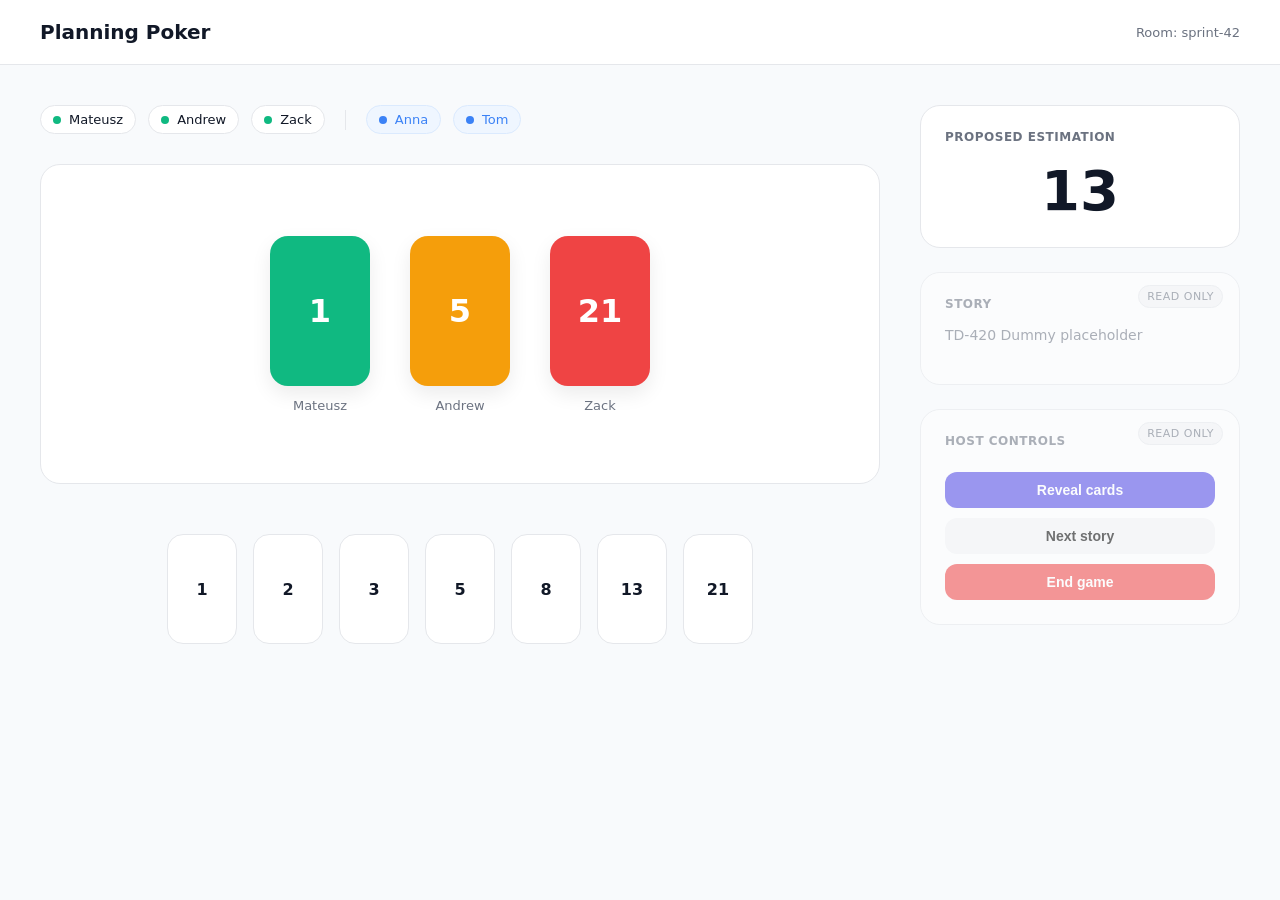
<file: src/main/resources/public/game-origin-template.html>
<!doctype html>
<html lang="pl">
<head>
    <meta charset="utf-8" />
    <meta name="viewport" content="width=device-width, initial-scale=1" />
    <title>Yappa – Planning Poker</title>

    <style>
        :root {
          --bg: #f8fafc;
          --panel: #ffffff;
          --border: #e5e7eb;
          --text: #111827;
          --muted: #6b7280;
          --primary: #4f46e5;
          --green: #10b981;
          --orange: #f59e0b;
          --red: #ef4444;
          --viewer: #3b82f6;
          --viewer-bg: #eff6ff;
        }

        * { box-sizing: border-box; }

        body {
          margin: 0;
          font-family: system-ui, -apple-system, Segoe UI, Roboto, sans-serif;
          background: var(--bg);
          color: var(--text);
        }

        /* HEADER */

        header {
          background: white;
          border-bottom: 1px solid var(--border);
          padding: 20px 40px;
          display: flex;
          justify-content: space-between;
          align-items: center;
        }

        header h1 {
          margin: 0;
          font-size: 20px;
          font-weight: 600;
        }

        .room-id {
          font-size: 13px;
          color: var(--muted);
        }

        /* LAYOUT */

        .layout {
          display: grid;
          grid-template-columns: 1fr 320px;
          gap: 40px;
          padding: 40px;
        }

        /* USERS BAR (one line) */

        .users-bar {
          display: flex;
          flex-wrap: wrap;
          align-items: center;
          gap: 12px;
          margin-bottom: 30px;
        }

        .user-badge {
          display: flex;
          align-items: center;
          gap: 8px;
          background: white;
          padding: 6px 12px;
          border-radius: 999px;
          border: 1px solid var(--border);
          font-size: 13px;
        }

        .user-dot {
          width: 8px;
          height: 8px;
          border-radius: 50%;
          background: var(--green);
        }

        .viewer-badge {
          display: flex;
          align-items: center;
          gap: 8px;
          background: var(--viewer-bg);
          padding: 6px 12px;
          border-radius: 999px;
          border: 1px solid #dbeafe;
          font-size: 13px;
          color: var(--viewer);
        }

        .viewer-dot {
          width: 8px;
          height: 8px;
          border-radius: 50%;
          background: var(--viewer);
        }

        .separator {
          width: 1px;
          height: 20px;
          background: var(--border);
          margin: 0 8px;
        }

        /* VOTE AREA */

        .vote-area {
          background: white;
          border-radius: 20px;
          border: 1px solid var(--border);
          padding: 50px;
          min-height: 320px;
          display: flex;
          justify-content: center;
          align-items: center;
        }

        .cards {
          display: flex;
          gap: 40px;
          align-items: flex-start;
        }

        .card-group {
          display: flex;
          flex-direction: column;
          align-items: center;
          gap: 12px;
        }

        .card {
          width: 100px;
          height: 150px;
          border-radius: 18px;
          display: flex;
          justify-content: center;
          align-items: center;
          font-size: 32px;
          font-weight: 700;
          color: white;
          box-shadow: 0 8px 20px rgba(0,0,0,0.08);
        }

        .card.green { background: var(--green); }
        .card.orange { background: var(--orange); }
        .card.red { background: var(--red); }

        .card-users {
          display: flex;
          flex-direction: column;
          gap: 4px;
          font-size: 13px;
          color: var(--muted);
          text-align: center;
        }

        /* DECK */

        .deck {
          margin-top: 50px;
          display: flex;
          gap: 16px;
          justify-content: center;
        }

        .deck-card {
          width: 70px;
          height: 110px;
          border-radius: 16px;
          border: 1px solid var(--border);
          background: white;
          display: flex;
          justify-content: center;
          align-items: center;
          font-weight: 600;
          cursor: pointer;
          transition: all 0.2s ease;
        }

        .deck-card:hover {
          border-color: var(--primary);
          transform: translateY(-4px);
          box-shadow: 0 6px 14px rgba(79,70,229,0.2);
        }

        /* SIDEBAR */

        .sidebar {
          display: flex;
          flex-direction: column;
          gap: 24px;
        }

        .panel {
          background: white;
          border: 1px solid var(--border);
          border-radius: 20px;
          padding: 24px;
        }

        .panel h3 {
          margin: 0 0 14px 0;
          font-size: 12px;
          text-transform: uppercase;
          letter-spacing: 0.5px;
          color: var(--muted);
        }

        .proposed {
          font-size: 56px;
          font-weight: 700;
          text-align: center;
        }

        /* BUTTONS */

        .button {
          width: 100%;
          padding: 10px;
          border-radius: 12px;
          border: none;
          font-weight: 600;
          cursor: pointer;
          margin-top: 10px;
          font-size: 14px;
        }

        .button.primary { background: var(--primary); color: white; }
        .button.secondary { background: #f3f4f6; }
        .button.danger { background: var(--red); color: white; }

        /* RESPONSIVE */

        @media (max-width: 1000px) {
          .layout {
            grid-template-columns: 1fr;
          }
        }
        /* DISABLED SECTION */

.disabled-section {
  position: relative;
  opacity: 0.55;
}

.disabled-section::after {
  content: "Read only";
  position: absolute;
  top: 12px;
  right: 16px;
  font-size: 11px;
  text-transform: uppercase;
  letter-spacing: 0.5px;
  color: var(--muted);
  background: #f3f4f6;
  padding: 4px 8px;
  border-radius: 999px;
  border: 1px solid var(--border);
}
.disabled-section button {
  pointer-events: none;
}
 /* TOOLTIP */

.custom-tooltip {
  position: fixed;
  background: #111827;
  color: white;
  font-size: 12px;
  padding: 6px 10px;
  border-radius: 6px;
  pointer-events: none;
  white-space: nowrap;
  z-index: 9999;
  opacity: 0;
  transition: opacity 0.15s ease;
}

.custom-tooltip.visible {
  opacity: 1;
}
    </style>
    <script>
        console.log("kurwa tooltip code")
        document.addEventListener("DOMContentLoaded", () => {

          const tooltip = document.createElement("div");
          tooltip.className = "custom-tooltip";
          tooltip.textContent = "Not Implemented yet";
          document.body.appendChild(tooltip);

          const disabledSections = document.querySelectorAll(".disabled-section");

          disabledSections.forEach(section => {

            section.addEventListener("mouseenter", () => {
              tooltip.classList.add("visible");
            });

            section.addEventListener("mouseleave", () => {
              tooltip.classList.remove("visible");
            });

            section.addEventListener("mousemove", (e) => {
              tooltip.style.left = e.clientX + 12 + "px";
              tooltip.style.top = e.clientY + 12 + "px";
            });

          });

        });
    </script>
</head>

<body>

<header>
    <h1>Planning Poker</h1>
    <div class="room-id">Room: sprint-42</div>
</header>

<div class="layout">

    <div>

        <!-- ONE-LINE USERS BAR -->
        <div class="users-bar">

            <div class="user-badge">
                <div class="user-dot"></div> Mateusz
            </div>

            <div class="user-badge">
                <div class="user-dot"></div> Andrew
            </div>

            <div class="user-badge">
                <div class="user-dot"></div> Zack
            </div>

            <div class="separator"></div>

            <div class="viewer-badge">
                <div class="viewer-dot"></div> Anna
            </div>

            <div class="viewer-badge">
                <div class="viewer-dot"></div> Tom
            </div>

        </div>

        <div class="vote-area">
            <div class="cards">

                <div class="card-group">
                    <div class="card green">1</div>
                    <div class="card-users">
                        <span>Mateusz</span>
                    </div>
                </div>

                <div class="card-group">
                    <div class="card orange">5</div>
                    <div class="card-users">
                        <span>Andrew</span>
                    </div>
                </div>

                <div class="card-group">
                    <div class="card red">21</div>
                    <div class="card-users">
                        <span>Zack</span>
                    </div>
                </div>

            </div>
        </div>

        <div class="deck">
            <div class="deck-card">1</div>
            <div class="deck-card">2</div>
            <div class="deck-card">3</div>
            <div class="deck-card">5</div>
            <div class="deck-card">8</div>
            <div class="deck-card">13</div>
            <div class="deck-card">21</div>
        </div>

    </div>

    <div class="sidebar">

        <div class="panel">
            <h3>Proposed estimation</h3>
            <div class="proposed">13</div>
        </div>

        <div class="panel disabled-section">
            <h3>Story</h3>
            <p style="font-size:14px; color: var(--muted); line-height:1.5;">
            TD-420 Dummy placeholder
            </p>
        </div>

        <div class="panel disabled-section">
            <h3>Host Controls</h3>
            <button class="button primary">Reveal cards</button>
            <button class="button secondary">Next story</button>
            <button class="button danger">End game</button>
        </div>

    </div>

</div>

</body>
</html>
</file>
